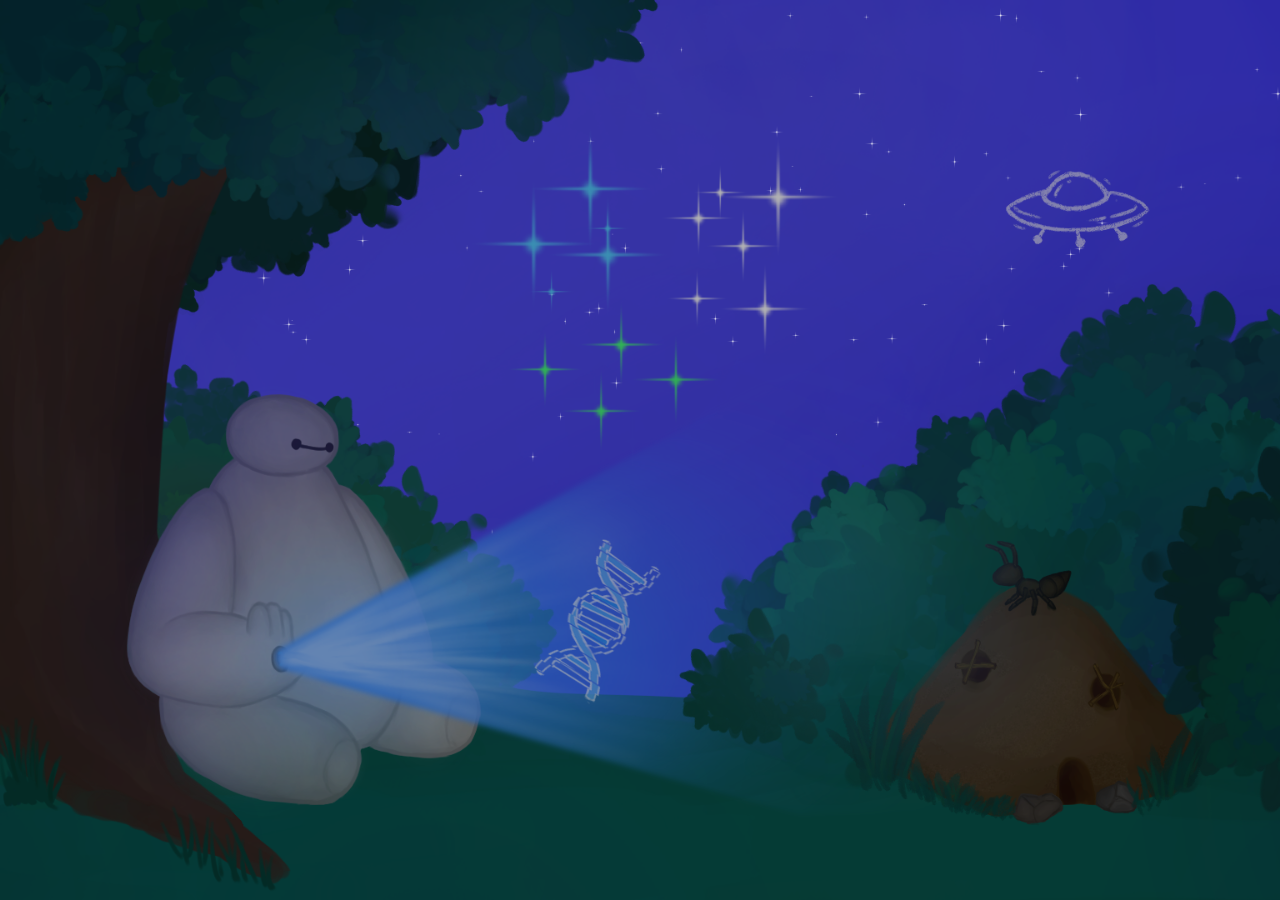
<file: main/index.html>
<!DOCTYPE html>
<html lang="EN">
<head>
    <meta charset="UTF-8">
    <meta name="viewport" content="width=device-width, initial-scale=1.0">
    <title>Веб-приложение</title>
    <style>
        * {
            margin: 0;
            padding: 0;
            box-sizing: border-box;
        }

        body {
            font-family: Arial, sans-serif;
            height: 100vh;
            overflow: hidden;
            position: relative;
        }

        .background-image {
            position: absolute;
            width: 100%;
            height: 100%;
            background: url('assets/fon.png') no-repeat center center;
            background-size: cover;
            z-index: 1;
        }

        .fullscreen-image {
            position: absolute;
            width: 100%;
            height: 100%;
            object-fit: cover;
            transition: filter 0.3s ease;
            filter: brightness(0.7);
            z-index: 2;
        }

        #image5 { z-index: 3; } /* дерево */
        #image6 { z-index: 4; } /* робот */
        #image3 { z-index: 5; } /* генетика */
        #image4 { z-index: 6; } /* муравьи */
        #image2 { z-index: 7; } /* звезды */
        #image1 { z-index: 8; } /* нло */

        .hitbox-container {
            position: absolute;
            width: 100%;
            height: 100%;
            z-index: 9;
        }   

        /*.hitbox:hover {
            background-color: rgba(255, 255, 255, 0.1);
        }

        .hitbox:active {
            background-color: rgba(255, 255, 255, 0.2);
        }*/

        .hitbox:nth-child(1) {
            top: 6%;
            left: 71%;
            position: absolute;
            cursor: pointer;
            width: 200px;
            height: 200px;
        }

        .hitbox:nth-child(2) {
            top: 8%;
            left: 41%;
            position: absolute;
            cursor: pointer;
            width: 300px;
            height: 300px;
        }
        
        .hitbox:nth-child(3) {
            top: 58%;
            left: 41%;
            position: absolute;
            cursor: pointer;
            width: 200px;
            height: 200px;
        }

        .hitbox:nth-child(4) {
            top: 60%;
            left: 65%;
            position: absolute;
            cursor: pointer;
            width: 300px;
            height: 300px;
        }

        .hitbox:nth-child(5) {
            top: 5%;
            left: 2%;
            position: absolute;
            cursor: pointer;
            width: 300px;
            height: 600px;
        }

        .hitbox:nth-child(6) {
            top: 42%;
            left: 18%;
            position: absolute;
            cursor: pointer;
            width: 300px;
            height: 390px;
        }

        .image-label {
            position: absolute;
            bottom: 20px;
            left: 20px;
            color: white;
            font-size: 24px;
            text-shadow: 1px 1px 3px rgba(0, 0, 0, 0.8);
            opacity: 0;
            transition: opacity 0.3s ease;
            pointer-events: none;
            z-index: 10;
        }

        .hitbox:hover .image-label {
            opacity: 1;
        }
    </style>
</head>
<body>
    <div class="background-image"></div>

    <img src="assets/tree.png" alt="Дерево" class="fullscreen-image" id="image5">
    <img src="assets/robotneyronkf.png" alt="Нейронка" class="fullscreen-image" id="image6">
    <img src="assets/genetic.png" alt="Генетика" class="fullscreen-image" id="image3">
    <img src="assets/antsssss.png" alt="Муравьи" class="fullscreen-image" id="image4">
    <img src="assets/starsss.png" alt="Кластеризация" class="fullscreen-image" id="image2">
    <img src="assets/nlooo.png" alt="A*" class="fullscreen-image" id="image1">

    <div class="hitbox-container">
        <a href="task1/task1.html" class="hitbox" onmouseover="highlightImage(1)" onmouseout="unhighlightImage(1)">
            <span class="image-label">A*</span>
        </a>
        <a href="task2/task2.html" class="hitbox" onmouseover="highlightImage(2)" onmouseout="unhighlightImage(2)">
            <span class="image-label">Кластеризация</span>
        </a>
        <a href="task3/task3.html" class="hitbox" onmouseover="highlightImage(3)" onmouseout="unhighlightImage(3)">
            <span class="image-label">Генетика</span>
        </a>
        <a href="task4/task4.html" class="hitbox" onmouseover="highlightImage(4)" onmouseout="unhighlightImage(4)">
            <span class="image-label">Муравьи</span>
        </a>
        <a href="task5/task5.html" class="hitbox" onmouseover="highlightImage(5)" onmouseout="unhighlightImage(5)">
            <span class="image-label">Дерево</span>
        </a>
        <a href="task6/task6.html" class="hitbox" onmouseover="highlightImage(6)" onmouseout="unhighlightImage(6)">
            <span class="image-label">Нейронка</span>
        </a>
    </div>

    <script>
        function highlightImage(num) {
            const image = document.getElementById(`image${num}`);
            if (image) image.style.filter = 'brightness(1.4)';
        }

        function unhighlightImage(num) {
            const image = document.getElementById(`image${num}`);
            if (image) image.style.filter = 'brightness(0.8)';
        }
    </script>
</body>
</html>
</file>
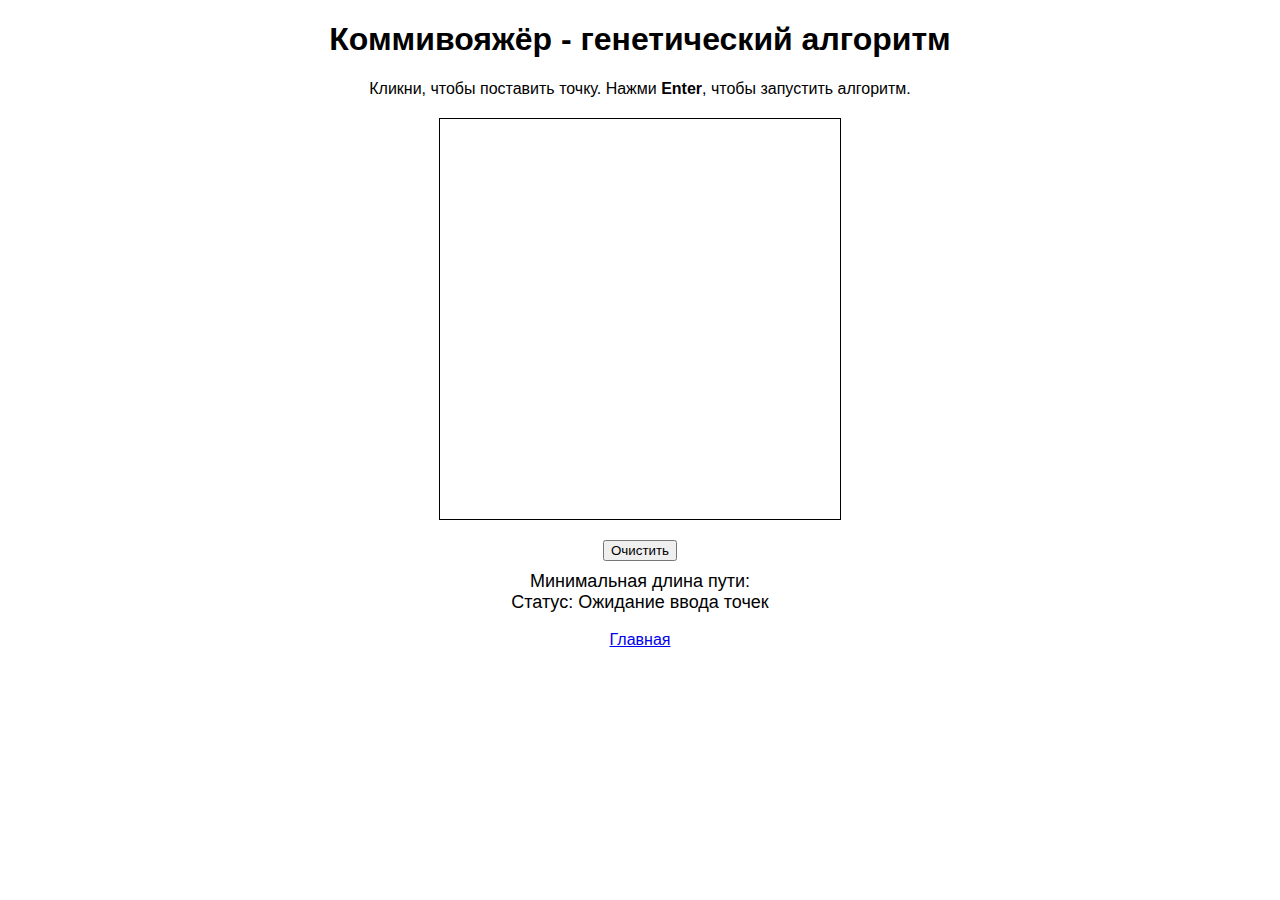
<file: task3.html>
<!DOCTYPE html>
<html lang="en">
<head>
    <meta charset="UTF-8">
    <meta name="viewport" content="width=device-width, initial-scale=1.0">
    <meta http-equiv="X-UA-Compatible" content="ie=edge">
    <title>Коммивояжёр - генетический алгоритм</title>
    <style>
        body {
            font-family: Arial, sans-serif;
            margin: 20px;
            text-align: center;
        }
        canvas {
            display: block;
            margin: 20px auto;
            border: 1px solid black;
        }
    </style>
</head>
<body>
    <h1>Коммивояжёр - генетический алгоритм</h1>
    <p>Кликни, чтобы поставить точку. Нажми <b>Enter</b>, чтобы запустить алгоритм.</p>
    <script src="task3.js"></script>
    <br>
    <a href="index.html">Главная</a>
</body>
</html>
</file>
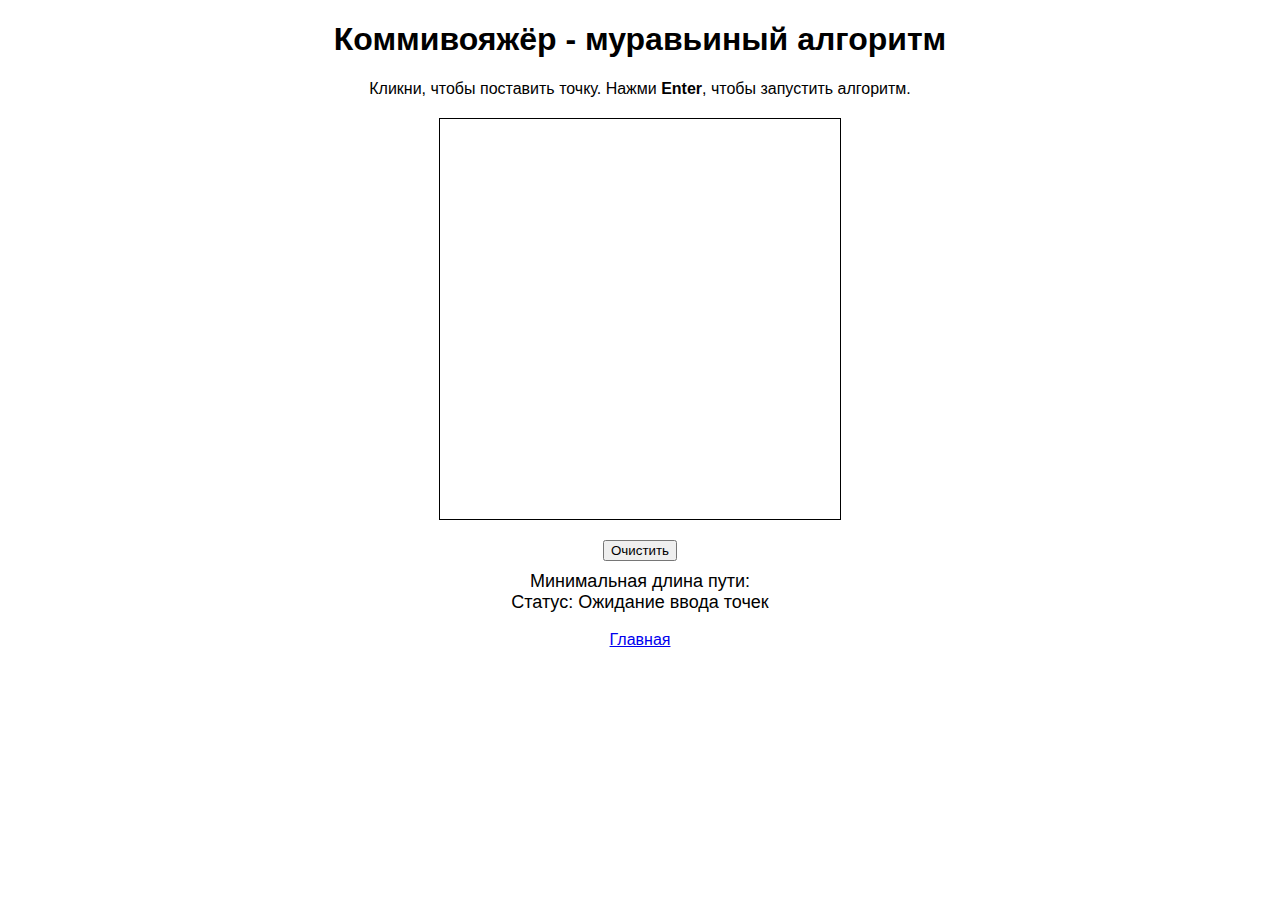
<file: task4.html>
<!DOCTYPE html>
<html lang="en">
<head>
    <meta charset="UTF-8">
    <meta name="viewport" content="width=device-width, initial-scale=1.0">
    <meta http-equiv="X-UA-Compatible" content="ie=edge">
    <title>Коммивояжёр - муравьиный алгоритм</title>
    <style>
        body {
            font-family: Arial, sans-serif;
            margin: 20px;
            text-align: center;
        }
        canvas {
            display: block;
            margin: 20px auto;
            border: 1px solid black;
        }
    </style>
</head>
<body>
    <h1>Коммивояжёр - муравьиный алгоритм</h1>
    <p>Кликни, чтобы поставить точку. Нажми <b>Enter</b>, чтобы запустить алгоритм.</p>
    <script src="task4.js"></script>
    <br>
    <a href="index.html">Главная</a>
</body>
</html>
</file>
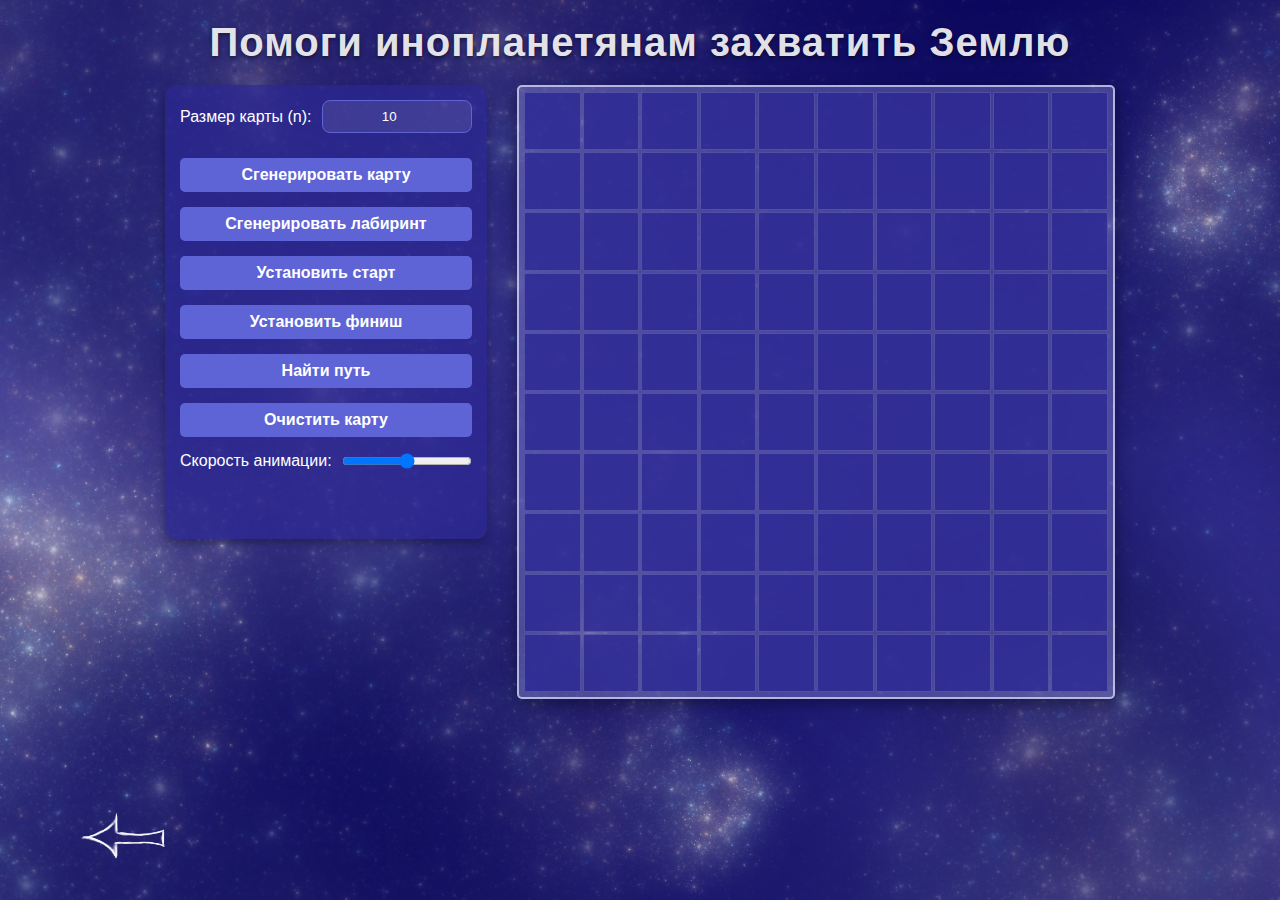
<file: main/task1/task1.html>
<!DOCTYPE html>
<html lang="en">
<head>
    <meta charset="UTF-8">
    <meta name="viewport" content="width=device-width, initial-scale=1.0">
    <link rel="stylesheet" href="task1.css">
    <title>A*</title>
</head>
<body>
    <a href="../index.html" class="back-btn">
        <img src="../assets/astararrow.png" alt="Назад" class="back-btn-img">
        <img src="../assets/astararrowsvet.png" alt="Назад" class="back-btn-img-hover">
    </a>
    <h1>Помоги инопланетянам захватить Землю</h1>
    <div class="main-container">
        <div id="controls">
            <div class="control-row">
                <label for="mapSize">Размер карты (n):</label>
                <input type="number" id="mapSize" value="10" min="1">
            </div>
            <button id="generateMap">Сгенерировать карту</button>
            <button id="generateMaze">Сгенерировать лабиринт</button>
            <button id="setStart">Установить старт</button>
            <button id="setEnd">Установить финиш</button>
            <button id="findPath">Найти путь</button>
            <button id="clearMap">Очистить карту</button>
            <div class="control-row">
                <label for="speedControl">Скорость анимации:</label>
                <input type="range" id="speedControl" min="0" max="100" value="50">
            </div>

            <p id="result"></p>
        </div>
        <div id="mapContainer"></div>
    </div> 
    
    <script src="task1.js"></script>
</body>
</html>
</file>
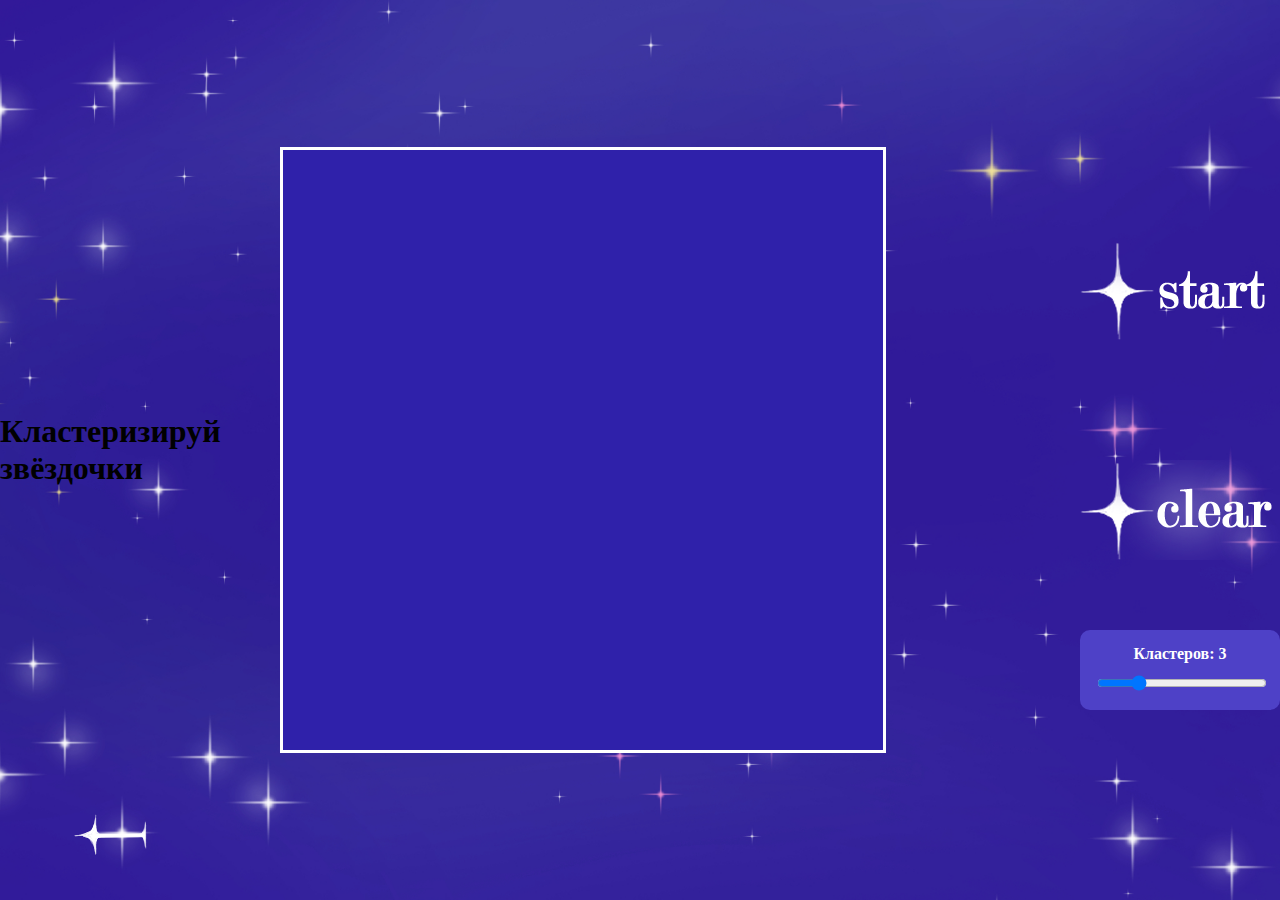
<file: main/task2/task2.html>
<!DOCTYPE html>
<html lang="en">
<head>
    <meta charset="UTF-8">
    <meta name="viewport" content="width=device-width, initial-scale=1.0">
    <title>Кластеризация точек</title>
    <link rel="stylesheet" href="task2.css">
</head>
<body>
    <h1>Кластеризируй звёздочки</h1>
    <div class="wrapper">
        <div class="content">
            <canvas id="canvas" width="600" height="600"></canvas>
            <div class="controls">
                <button id="runButton" onclick="runClustering()"></button>
                <button id="clearButton" onclick="clearCanvas()"></button>
                <div class="slider-container">
                    <label for="clusterSlider">Кластеров: <span id="clusterValue">3</span></label>
                    <input type="range" id="clusterSlider" min="1" max="10" value="3" oninput="updateClusterValue()">
                </div>
            </div>
        </div>
        <a href="../index.html" class="home-button"></a>
    </div>
    <script src="task2.js"></script>
</body>
</html>
</file>
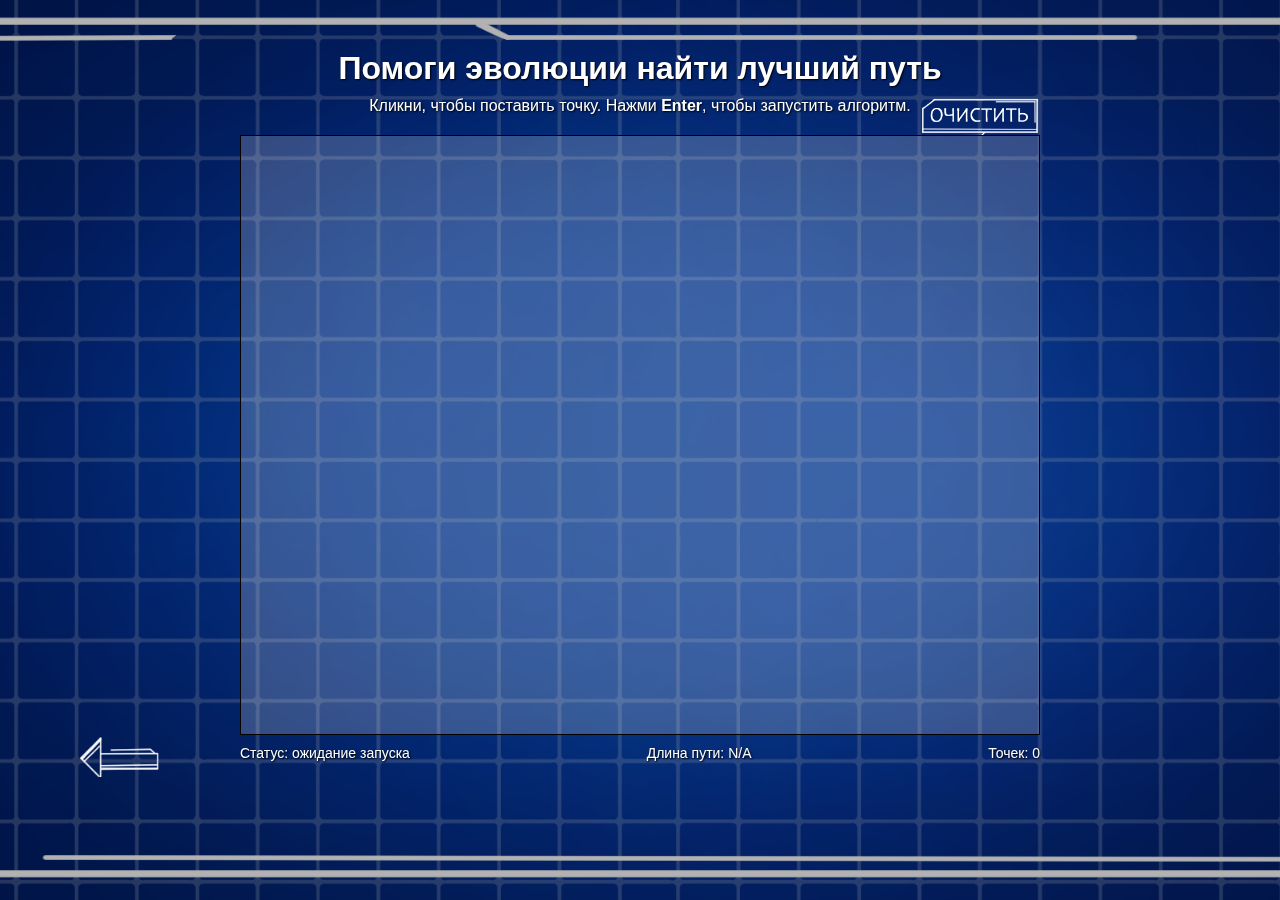
<file: main/task3/task3.html>
<!DOCTYPE html>
<html lang="en">
<head>
    <meta charset="UTF-8">
    <meta name="viewport" content="width=device-width, initial-scale=1.0">
    <meta http-equiv="X-UA-Compatible" content="ie=edge">
    <title>Коммивояжёр - генетический алгоритм</title>
    <link rel="stylesheet" href="task3.css">
</head>
<body>
    <div class="content-wrapper">
        <h1>Помоги эволюции найти лучший путь</h1>
        <p>Кликни, чтобы поставить точку. Нажми <b>Enter</b>, чтобы запустить алгоритм.</p>
        <div class="canvas-container">
            <canvas id="canvas"></canvas>
            <div class="info-panel">
                <div id="status">Статус: ожидание запуска</div>
                <div id="length">Длина пути: N/A</div>
                <div id="points">Точек: 0</div>
            </div>
            <div class="clear-btn-container">
                <button id="clearButton"></button>
            </div>
        </div>
        <div class="controls">
            <a href="../index.html" class="home-btn">
                <img src="../assets/genbackarrow.png" alt="Главная" class="home-btn-img">
                <img src="../assets/genbackarrowsvet.png" alt="Главная" class="home-btn-img-hover">
            </a>
        </div>
    </div>

    <script src="task3.js"></script>
</body>
</html>
</file>
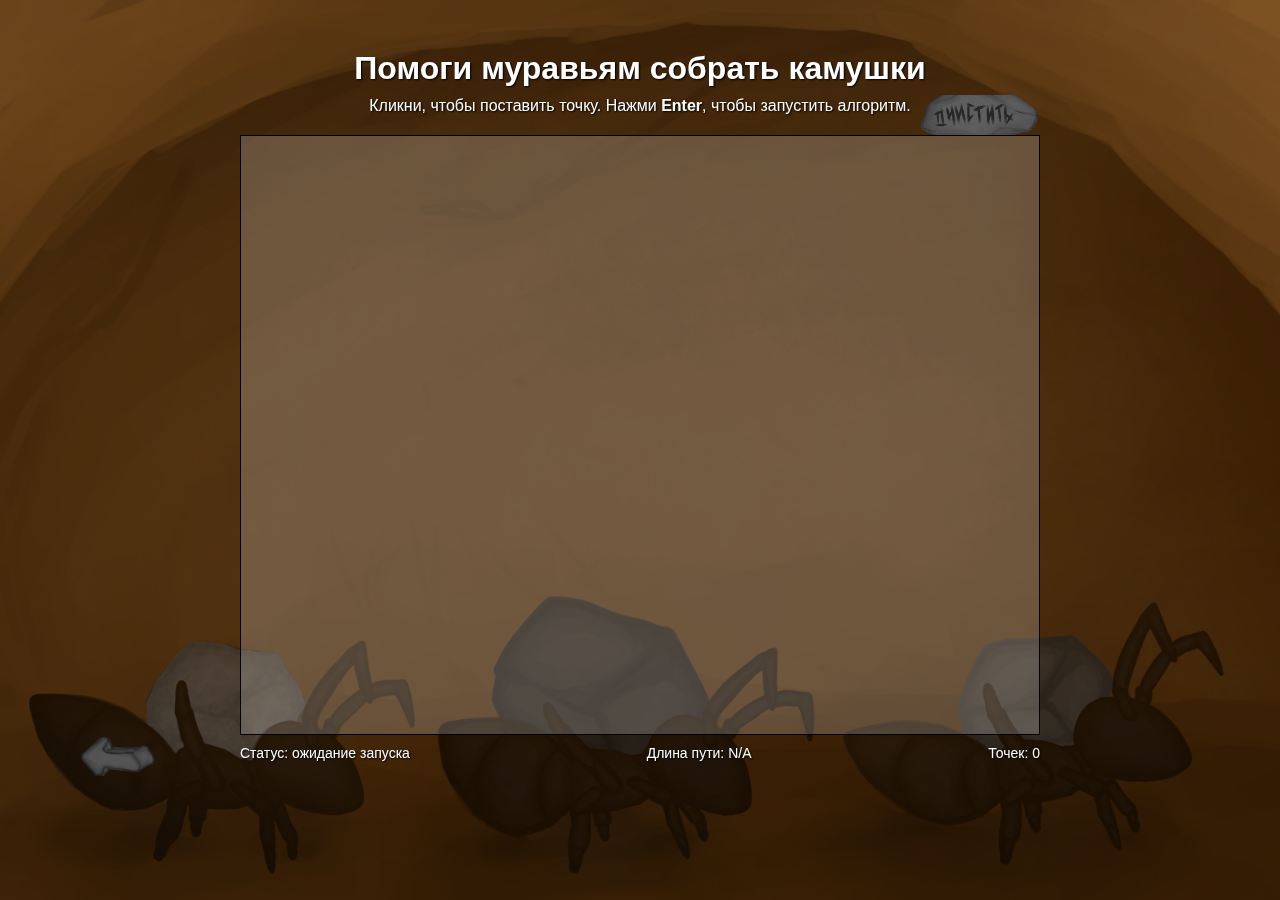
<file: main/task4/task4.html>
<!DOCTYPE html>
<html lang="en">
<head>
    <meta charset="UTF-8">
    <meta name="viewport" content="width=device-width, initial-scale=1.0">
    <meta http-equiv="X-UA-Compatible" content="ie=edge">
    <title>Коммивояжёр - муравьиный алгоритм</title>
    <link rel="stylesheet" href="task4.css">
</head>
<body>
    <div class="content-wrapper">
        <h1>Помоги муравьям собрать камушки</h1>
        <p>Кликни, чтобы поставить точку. Нажми <b>Enter</b>, чтобы запустить алгоритм.</p>
        <div class="canvas-container">
            <canvas id="canvas"></canvas>
            <div class="info-panel">
                <div id="status">Статус: ожидание запуска</div>
                <div id="length">Длина пути: N/A</div>
                <div id="points">Точек: 0</div>
            </div>
            <div class="clear-btn-container">
                <button id="clearButton"></button>
            </div>
        </div>
        <div class="controls">
            <a href="../index.html" class="home-btn">
                <img src="../assets/strelkaant.png" alt="Главная" class="home-btn-img">
                <img src="../assets/strelkaantsvet.png" alt="Главная" class="home-btn-img-hover">
            </a>
        </div>
    </div>

    <script src="task4.js"></script>
</body>
</html>
</file>
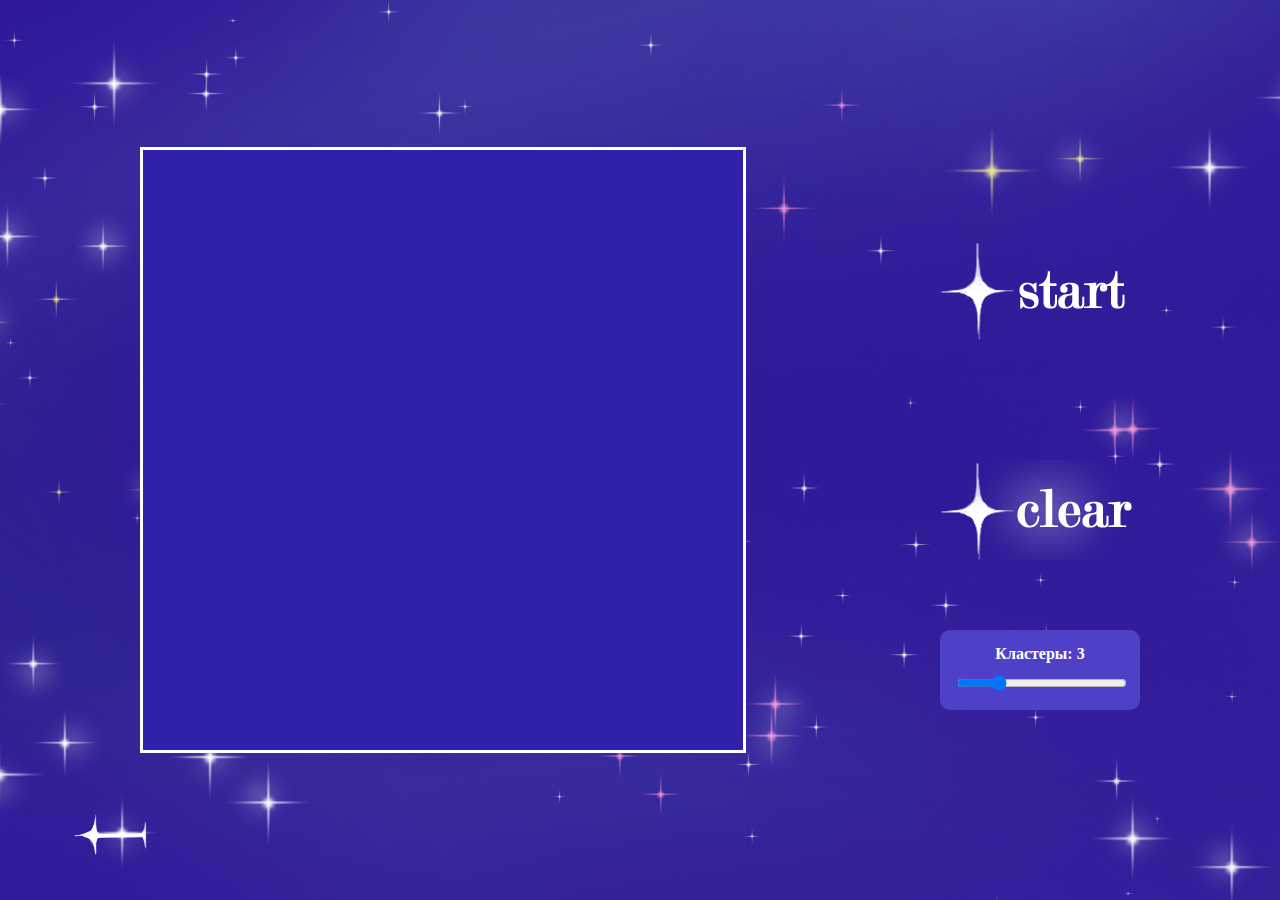
<file: main/main/main/task2/task2.html>
<!DOCTYPE html>
<html lang="en">
<head>
    <meta charset="UTF-8">
    <meta name="viewport" content="width=device-width, initial-scale=1.0">
    <title>Кластеризация точек</title>
    <link rel="stylesheet" href="task2.css">
</head>
<body>
    <div class="wrapper">
        <div class="content">
            <canvas id="canvas" width="600" height="600"></canvas>
            <div class="controls">
                <button id="runButton" onclick="runClustering()"></button>
                <button id="clearButton" onclick="clearCanvas()"></button>
                <div class="slider-container">
                    <label for="clusterSlider">Кластеры: <span id="clusterValue">3</span></label>
                    <input type="range" id="clusterSlider" min="1" max="10" value="3" oninput="updateClusterValue()">
                </div>
            </div>
        </div>
        <a href="../index.html" class="home-button"></a>
    </div>
    <script src="task2.js"></script>
</body>
</html>
</file>
<file: main/task1/task1.css>
body {
    font-family: Arial, sans-serif;
    margin: 0;
    padding: 0;
    background-color: #f4f4f4;
    background-image: url('../assets/astarbackground1.png');
    background-size: cover;
    background-position: center;
    min-height: 100vh;
    display: flex;
    flex-direction: column;
    align-items: center;
    padding: 20px;
    box-sizing: border-box;
}

h1 {
    font-size: 2.5em;
    text-align: center;
    margin: 0 0 20px 0;
    color: rgba(255, 255, 255, 0.9);
    text-shadow: 0 2px 4px rgba(0, 0, 0, 0.5);
    letter-spacing: 1px;
    font-weight: bold;
    width: 100%;
}

.main-container {
    display: flex;
    flex-direction: row;
    justify-content: center;
    align-items: flex-start;
    gap: 30px;
    width: 100%;
    max-width: 950px;
    margin: 0 auto;
}

#mapContainer {
    width: 600px;
    height: 600px;
    background-color: rgba(174, 180, 251, 0.3);
    border: 2px solid rgba(229, 227, 255, 0.7);
    border-radius: 5px;
    padding: 5px;
    box-shadow: 0 4px 15px rgba(0, 0, 0, 0.4);
    display: grid;
    gap: 2px;
    overflow: hidden;
}


#controls {
    background-color: rgba(43, 39, 147, 0.7);
    padding: 15px;
    border-radius: 10px;
    width: 300px;
    display: flex;
    flex-direction: column;
    gap: 15px;
    box-shadow: 0 4px 8px rgba(0, 0, 0, 0.3);
}


#controls button {
    font-size: 1em;
    padding: 8px 12px;
    border-radius: 5px;
    border: none;
    width: 100%;
    box-sizing: border-box;
}

#controls button {
    background-color: #5e64d6;
    color: white;
    cursor: pointer;
    transition: all 0.3s ease;
    font-weight: bold;
}

#controls button:hover {
    background-color: #8e94dc;
    transform: translateY(-2px);
}

#controls button:active {
    transform: translateY(0);
}

#controls input[type="number"] {
    width: 100%;
    text-align: center;
}

#controls input[type="range"] {
    width: 100%;
}

#controls label[for="mapSize"] {
    font-size: 1em;
    color: #ffffff;
}

#controls label[for="speedControl"] {
    font-size: 1em;
    color: #ffffff;
}

.control-group {
    display: flex;
    flex-direction: column;
    gap: 8px;
    margin-bottom: 10px;
}

.control-group-title {
    font-weight: bold;
    margin-bottom: 5px;
    color: #fff;
    text-align: center;
}

.control-row {
    display: flex;
    align-items: center;
    gap: 10px;
    margin-bottom: 10px;
}

.control-row label {
    flex-shrink: 0;
    margin-bottom: 0; 
    white-space: nowrap; 
}

.control-row input[type="number"] {
    border-radius: 8px;
    padding: 8px 12px;
    border: 1px solid #5e64d6;
    background-color: rgba(255, 255, 255, 0.1);
    color: white;
}

.control-row input[type="range"] {
    width: auto;
    flex-grow: 1;
    margin: 0;
    padding: 0;
}

.cell {
    min-width: 0;
    min-height: 0;
    border: 1px solid rgba(221, 221, 221, 0.2);
    background-color: rgba(43, 39, 147, 0.8);
    transition: all 0.2s ease;
    display: flex;
    align-items: center;
    justify-content: center;
    cursor: pointer;
    border-radius: 2px;
    box-sizing: border-box;
    width: 100%;
    height: 100%;
}



.cell:hover {
    transform: scale(1.05);
    z-index: 1;
    box-shadow: 0 0 10px rgba(255, 255, 255, 0.3);
}

#result {
    text-align: center;
    font-size: 1.2em;
    margin-top: 10px;
    color: #fff;
    font-weight: bold;
}

.wall {
    background-color: rgba(43, 39, 147, 0.95);
    background-image: url('../assets/asteroid.png');
    background-size: cover;
    background-position: center;
}

.start {
    background-image: url('../assets/nlo.png');
    background-size: 80%;
    background-position: center;
    background-repeat: no-repeat;
    background-color: rgba(43, 39, 147, 0.7);
    animation: pulseStart 1.5s infinite alternate;
}

.end {
    background-image: url('../assets/earth.png');
    background-size: 80%;
    background-position: center;
    background-repeat: no-repeat;
    background-color: rgba(43, 39, 147, 0.7);
    animation: pulseEnd 1.5s infinite alternate;
}

.visited {
    background-color: rgba(7, 4, 90, 0.8);
    opacity: 0.9;
    transition: background-color 0.3s ease;
}

.frontier {
    background-color: rgba(142, 148, 220, 0.8);
    opacity: 0.9;
    animation: frontierPulse 1s infinite alternate;
}

.current {
    background-color: rgba(255, 255, 255, 0.2);
    box-shadow: 0 0 15px rgb(255, 255, 255);
}

.path {
    background-color: rgba(43, 39, 147, 0.9);
    border: 2px solid rgba(255, 255, 255, 0.6);
    z-index: 2;
    animation: pathPulse 0.8s infinite alternate;
}

.path-arrow {
    fill: white;
    stroke: whitesmoke;
    position: absolute;
    width: 100%;
    height: 100%;
    z-index: 4;
    animation: arrowBounce 0.6s infinite alternate;
}

.back-btn {
    position: fixed;
    bottom: 40px;
    left: 100px;
    z-index: 1000;
    transition: all 0.3s ease;
    width: 50px;
    height: 50px;
    display: flex;
    align-items: center;
    justify-content: center;
}

.back-btn-img-hover {
    position: absolute;
    opacity: 0;
}

.back-btn:hover .back-btn-img {
    opacity: 0;
}

.back-btn:hover .back-btn-img-hover {
    opacity: 1;
}

@keyframes pulseStart {
    from { box-shadow: 0 0 5px rgba(100, 200, 255, 0.5); }
    to { box-shadow: 0 0 20px rgba(100, 200, 255, 0.9); }
}

@keyframes pulseEnd {
    from { box-shadow: 0 0 5px rgba(100, 200, 255, 0.5); }
    to { box-shadow: 0 0 20px rgba(100, 200, 255, 0.9); }
}

@keyframes frontierPulse {
    from { transform: scale(1); }
    to { transform: scale(1.05); }
}

@keyframes pathPulse {
    from { box-shadow: 0 0 5px rgba(255, 255, 255, 0); }
    to { box-shadow: 0 0 15px rgba(255, 255, 255, 0.8); }
}

@keyframes arrowBounce {
    from { transform: translateY(0) scale(1); }
    to { transform: translateY(-3px) scale(1.1); }
}
</file>
<file: main/task2/task2.css>
body {
    margin: 0;
    padding: 0;
    background-image: url('../assets/clasterbackground.png');
    background-size: cover;
    background-position: center;
    background-attachment: fixed;
    min-height: 100vh;
    display: flex;
    justify-content: center; /* Центрируем контент по горизонтали */
    align-items: center; /* Центрируем контент по вертикали */
}

.wrapper {
    display: flex;
    flex-direction: row; /* Располагаем элементы в одну строку */
    justify-content: center; /* Центрируем по горизонтали */
    align-items: center; /* Центрируем по вертикали */
    width: 100%;
    height: 100%;
}

.content {
    display: flex;
    justify-content: space-between; /* Располагаем элементы на противоположных концах */
    align-items: center; /* Выравнивание по вертикали */
    width: 1000px;
    height: 600px;
}

.canvas-container {
    display: flex;
    justify-content: center; /* Центрируем холст по горизонтали */
    align-items: center; /* Центрируем холст по вертикали */
    flex-grow: 1;
}

#canvas {
    border: 3px solid #ffffff;
    background-color: #2f21aa;
    cursor: crosshair;
    width: 600px;
    height: 600px;
}

.controls {
    display: flex;
    flex-direction: column;
    gap: 20px;
    margin-left: 20px;
    width: 200px;
    flex-shrink: 0;
}

button {
    width: 200px;
    height: 200px;
    cursor: pointer;
    background-color: transparent;
    border: none;
    background-size: contain;
    background-repeat: no-repeat;
    background-position: center;
    padding: 0;
}

#runButton {
    background-image: url('../assets/start.png');
}

#runButton:hover {
    background-image: url('../assets/startsvet.png');
}

#clearButton {
    background-image: url('../assets/clear.png');
}

#clearButton:hover {
    background-image: url('../assets/clearsvet.png');
}

.slider-container {
    background: #4e41c7;
    padding: 15px;
    border-radius: 10px;
    text-align: center;
}

.slider-container label {
    display: block;
    margin-bottom: 10px;
    font-weight: bold;
    color: white;
}

.slider-container input[type="range"] {
    width: 100%;
}

.home-button {
    position: fixed;
    left: 70px;
    bottom: 40px;
    background-image: url('../assets/backclaster.png');
    width: 150px;
    height: 50px;
    background-size: contain;
    background-repeat: no-repeat;   
    border: none;
    cursor: pointer;
}

.home-button:hover {
    background-image: url('../assets/backclastersvet.png');
}
</file>
<file: main/task3/task3.css>
* {
    box-sizing: border-box;
    margin: 0;
    padding: 0;
}

body {
    font-family: Arial, sans-serif;
    margin: 0;
    padding: 20px;
    text-align: center;
    background: url('../assets/geneticbackground.png') no-repeat center center fixed;
    background-size: cover;
    min-height: 100vh;
    position: relative;
    overflow-x: hidden;
}

html, body {
    overflow-x: hidden;
    overflow-y: auto;
    height: 100%;
}

body::before {
    content: "";
    position: fixed;
    top: 0;
    left: 0;
    right: 0;
    bottom: 0;
    background: rgba(0, 0, 0, 0.3);
    z-index: -1;
}

.content-wrapper {
    position: relative;
    padding-top: 20px;
}

.canvas-container {
    width: 90%;
    max-width: 800px;
    margin: 20px auto;
    position: relative;
    flex-grow: 1;
    display: flex;
    flex-direction: column;
    justify-content: center;
    align-items: center;
}

canvas {
    border: 1px solid black;
    background-color: rgba(255, 255, 255, 0.2);
    max-width: 100%;
    max-height: 70vh;
    width: 100%;
    height: auto;
    aspect-ratio: 4/3;
    display: block;
}

.info-panel {
    display: flex;
    justify-content: space-between;
    width: 100%;
    margin-top: 10px;
    color: white;
    text-shadow: 1px 1px 2px black;
    font-size: 14px;
}

.clear-btn-container {
    position: absolute;
    top: 0;
    right: 0;
    transform: translateY(-100%);
}

h1, p, a {
    position: relative;
    margin: 10px 0;
    color: white;
    text-shadow: 1px 1px 2px black;
}

.controls {
    position: absolute;
    bottom: -30px;
    left: 60px;
    z-index: 10;
    margin: 0;
}

button {
    padding: 10px 20px;
    background-color: transparent;
    color: white;
    border: none;
    cursor: pointer;
    font-size: 16px;
    background-image: url('../assets/genclearbutton.png');
    background-size: cover;
    background-repeat: no-repeat;
    background-position: center;
    width: 120px;
    height: 40px;
    transition: background-image 0.2s;
}

button:hover {
    background-image: url('../assets/genclearbuttonsvet.png');
}

.home-btn {
    display: inline-block;
    position: relative;
}

.home-btn-img {
    display: block;
    height: 40px;
    transition: opacity 0.2s;
}

.home-btn-img-hover {
    position: absolute;
    top: 0;
    left: 0;
    opacity: 0;
    height: 40px;
    transition: opacity 0.2s;
}

.home-btn:hover .home-btn-img {
    opacity: 0;
}

.home-btn:hover .home-btn-img-hover {
    opacity: 1;
}   

a {
    color: #4CAF50;
    text-decoration: none;
    font-weight: bold;
}

a:hover {
    text-decoration: underline;
}
</file>
<file: main/task4/task4.css>
* {
    box-sizing: border-box;
    margin: 0;
    padding: 0;
}

body {
    font-family: Arial, sans-serif;
    margin: 0;
    padding: 20px;
    text-align: center;
    background: url('../assets/antbackground1.png') no-repeat center center fixed;
    background-size: cover;
    min-height: 100vh;
    position: relative;
    overflow-x: hidden;
}

html, body {
    overflow-x: hidden;
    overflow-y: auto;
    height: 100%;
}

body::before {
    content: "";
    position: fixed;
    top: 0;
    left: 0;
    right: 0;
    bottom: 0;
    background: rgba(0, 0, 0, 0.3);
    z-index: -1;
}

.content-wrapper {
    position: relative;
    padding-top: 20px;
}

.canvas-container {
    width: 90%;
    max-width: 800px;
    margin: 20px auto;
    position: relative;
    flex-grow: 1;
    display: flex;
    flex-direction: column;
    justify-content: center;
    align-items: center;
}

canvas {
    border: 1px solid black;
    background-color: rgba(255, 255, 255, 0.2);
    max-width: 100%;
    max-height: 70vh;
    width: 100%;
    height: auto;
    aspect-ratio: 4/3;
    display: block;
}

.info-panel {
    display: flex;
    justify-content: space-between;
    width: 100%;
    margin-top: 10px;
    color: white;
    text-shadow: 1px 1px 2px black;
    font-size: 14px;
}

.clear-btn-container {
    position: absolute;
    top: 0;
    right: 0;
    transform: translateY(-100%);
}

h1, p, a {
    position: relative;
    margin: 10px 0;
    color: white;
    text-shadow: 1px 1px 2px black;
}

.controls {
    position: absolute;
    bottom: -30px;
    left: 60px;
    z-index: 10;
    margin: 0;
}

button {
    padding: 10px 20px;
    background-color: transparent;
    color: white;
    border: none;
    cursor: pointer;
    font-size: 16px;
    background-image: url('../assets/antclearbutton.png');
    background-size: cover;
    background-repeat: no-repeat;
    background-position: center;
    width: 120px;
    height: 40px;
    transition: background-image 0.2s;
}

button:hover {
    background-image: url('../assets/antclearbuttonsvet.png');
}

.home-btn {
    display: inline-block;
    position: relative;
}

.home-btn-img {
    display: block;
    height: 40px;
    transition: opacity 0.2s;
}

.home-btn-img-hover {
    position: absolute;
    top: 0;
    left: 0;
    opacity: 0;
    height: 40px;
    transition: opacity 0.2s;
}

.home-btn:hover .home-btn-img {
    opacity: 0;
}

.home-btn:hover .home-btn-img-hover {
    opacity: 1;
}   

a {
    color: #4CAF50;
    text-decoration: none;
    font-weight: bold;
}

a:hover {
    text-decoration: underline;
}
</file>
<file: main/main/main/task2/task2.css>
body {
    margin: 0;
    padding: 0;
    background-image: url('../assets/clasterbackground.png');
    background-size: cover;
    background-position: center;
    background-attachment: fixed;
    min-height: 100vh;
    display: flex;
    justify-content: center; /* Центрируем контент по горизонтали */
    align-items: center; /* Центрируем контент по вертикали */
}

.wrapper {
    display: flex;
    flex-direction: row; /* Располагаем элементы в одну строку */
    justify-content: center; /* Центрируем по горизонтали */
    align-items: center; /* Центрируем по вертикали */
    width: 100%;
    height: 100%;
}

.content {
    display: flex;
    justify-content: space-between; /* Располагаем элементы на противоположных концах */
    align-items: center; /* Выравнивание по вертикали */
    width: 1000px;
    height: 600px;
}

.canvas-container {
    display: flex;
    justify-content: center; /* Центрируем холст по горизонтали */
    align-items: center; /* Центрируем холст по вертикали */
    flex-grow: 1;
}

#canvas {
    border: 3px solid #ffffff;
    background-color: #2f21aa;
    cursor: crosshair;
    width: 600px;
    height: 600px;
}

.controls {
    display: flex;
    flex-direction: column;
    gap: 20px;
    margin-left: 20px;
    width: 200px;
    flex-shrink: 0;
}

button {
    width: 200px;
    height: 200px;
    cursor: pointer;
    background-color: transparent;
    border: none;
    background-size: contain;
    background-repeat: no-repeat;
    background-position: center;
    padding: 0;
}

#runButton {
    background-image: url('../assets/start.png');
}

#runButton:hover {
    background-image: url('../assets/startsvet.png');
}

#clearButton {
    background-image: url('../assets/clear.png');
}

#clearButton:hover {
    background-image: url('../assets/clearsvet.png');
}

.slider-container {
    background: #4e41c7;
    padding: 15px;
    border-radius: 10px;
    text-align: center;
}

.slider-container label {
    display: block;
    margin-bottom: 10px;
    font-weight: bold;
    color: white;
}

.slider-container input[type="range"] {
    width: 100%;
}

.home-button {
    position: fixed;
    left: 70px;
    bottom: 40px;
    background-image: url('../assets/backclaster.png');
    width: 150px;
    height: 50px;
    background-size: contain;
    background-repeat: no-repeat;   
    border: none;
    cursor: pointer;
}

.home-button:hover {
    background-image: url('../assets/backclastersvet.png');
}
</file>
